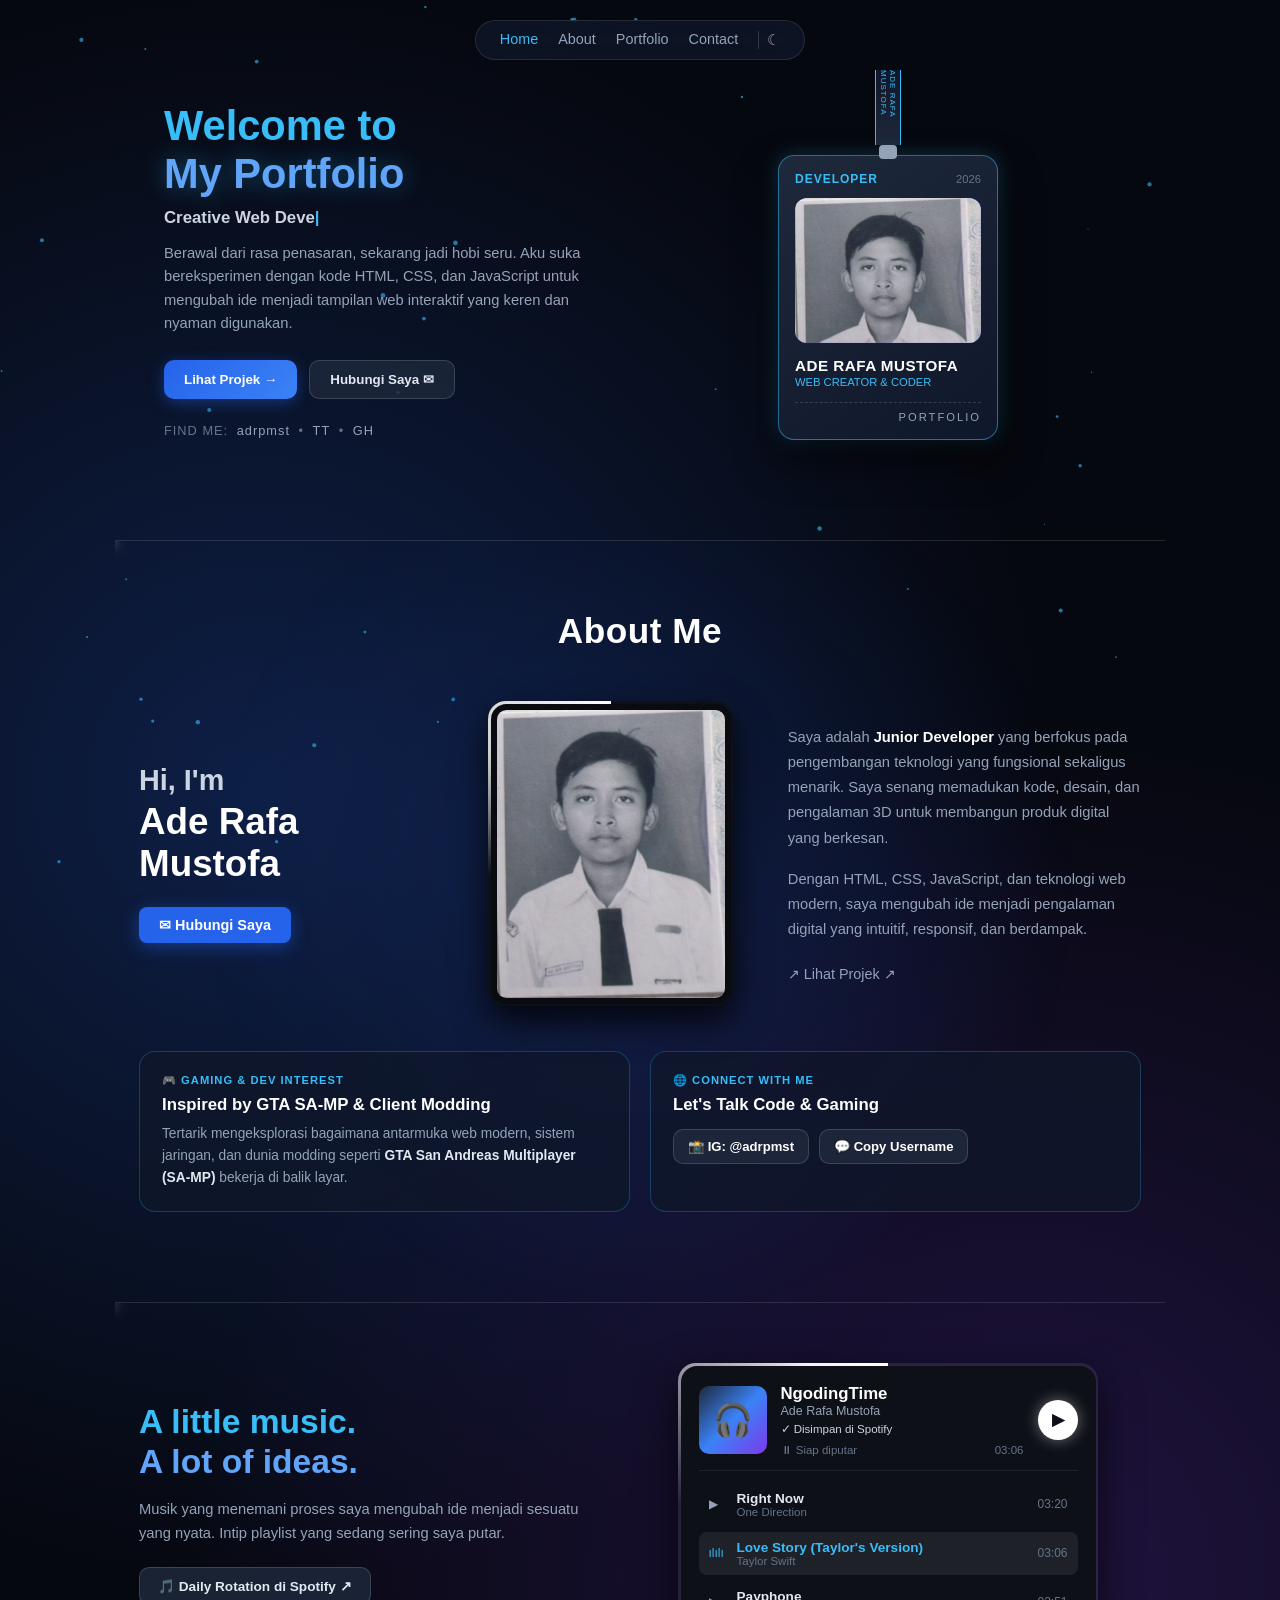
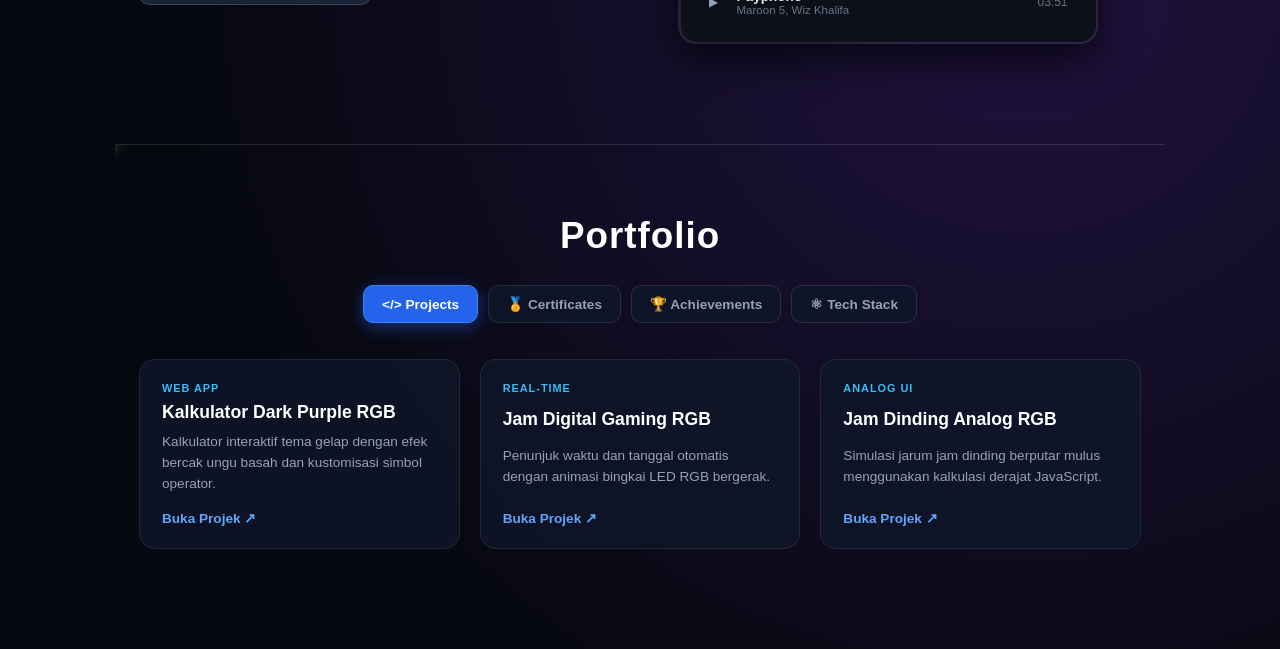
<file: index.html>
<!<!DOCTYPE html>
<html lang="id">
<head>
  <meta charset="UTF-8">
  <meta name="viewport" content="width=device-width, initial-scale=1.0">
  <title>Ade Rafa Mustofa | Portfolio</title>
  <link rel="stylesheet" href="portofolio.css">
</head>
<body>

  <!-- Latar belakang partikel bintang/cahaya -->
  <canvas id="particles"></canvas>

  <!-- Navbar melayang di atas -->
  <nav class="navbar">
    <a href="#home" class="active">Home</a>
    <a href="#about">About</a>
    <a href="#showcase">Portfolio</a>
    <a href="https://instagram.com" target="_blank">Contact</a>
    <span class="nav-icon" id="btnTema" onclick="gantiTema()" style="cursor:pointer;" title="Ganti Tema">☾</span>
  </nav>

  <!-- Konten Utama -->
  <main id="home" class="hero">

    <!-- Kolom Kiri: Teks Perkenalan -->
    <div class="hero-left">
      <h1 class="judul">Welcome to<br><span>My Portfolio</span></h1>
            <p class="subjudul"><span id="typingText"></span><span class="cursor-ketik">|</span></p>

      <p class="deskripsi">
        Berawal dari rasa penasaran, sekarang jadi hobi seru. Aku suka bereksperimen dengan kode HTML, CSS, dan JavaScript untuk mengubah ide menjadi tampilan web interaktif yang keren dan nyaman digunakan.
      </p>

      <div class="tombol-grup">
        <button class="btn-primary" onclick="bukaModal()">Lihat Projek →</button>
        <button class="btn-secondary" onclick="window.open('https://instagram.com', '_blank')">Hubungi Saya ✉</button>

      </div>

      <div class="sosmed">
        <span>FIND ME:</span>
          <a href="https://instagram.com" target="_blank">adrpmst</a> • 
  <a href="https://tiktok.com" target="_blank">TT</a> • 
  <a href="https://github.com" target="_blank">GH</a>
      </div>
    </div>

    <!-- Kolom Kanan: Kartu ID Card Lanyard 3D Interaktif -->
    <div class="hero-right">
      <div class="lanyard-container" id="lanyard">
        <div class="tali-lanyard"><span>ADE RAFA MUSTOFA</span></div>
        <div class="pengait"></div>
        <div class="id-card" id="idCard">
          <div class="card-top">
            <span class="badge">DEVELOPER</span>
            <span class="tahun">2026</span>
          </div>
          <div class="avatar-box">
            <!-- Ganti src di bawah dengan nama file fotomu kalau mau pakai foto asli -->
             <img src="foto.jpg" alt="Ade Rafa Mustofa" class="avatar-img">
          </div>
          <div class="card-info">
            <h3>ADE RAFA MUSTOFA</h3>
            <p>WEB CREATOR & CODER</p>
          </div>
          <div class="card-footer">PORTFOLIO</div>
        </div>
      </div>
    </div>
  </main>
  <section id="about" class="about-section">
    <h2 class="about-title">About Me</h2>

    <div class="about-container">
      <div class="about-col-left">
        <p class="hi-text">Hi, I'm</p>
        <h3 class="nama-besar">Ade Rafa<br>Mustofa</h3>
        <button class="btn-hubungi" onclick="window.open('https://instagram.com', '_blank')">
          ✉ Hubungi Saya
        </button>
      </div>

      <div class="about-col-center">
        <div class="foto-led-box">
        <img src="foto.jpg" alt="Ade Rafa Mustofa" class="foto-fade">
        </div>
        </div>

      <div class="about-col-right">
        <p>
          Saya adalah <strong>Junior Developer</strong> yang berfokus pada pengembangan teknologi yang fungsional sekaligus menarik. Saya senang memadukan kode, desain, dan pengalaman 3D untuk membangun produk digital yang berkesan.
        </p>
        <p>
          Dengan HTML, CSS, JavaScript, dan teknologi web modern, saya mengubah ide menjadi pengalaman digital yang intuitif, responsif, dan berdampak.
        </p>
        <a href="#projek" class="lihat-projek-link" onclick="bukaModal()">↗ Lihat Projek ↗</a>
      </div>
    </div> 
        <!-- Kartu Minat Gaming (GTA SA-MP) & Social Hub -->
    <div class="interest-hub">
      <div class="interest-card">
        <span class="interest-tag">🎮 GAMING & DEV INTEREST</span>
        <h4>Inspired by GTA SA-MP & Client Modding</h4>
        <p>
          Tertarik mengeksplorasi bagaimana antarmuka web modern, sistem jaringan, dan dunia modding seperti <strong>GTA San Andreas Multiplayer (SA-MP)</strong> bekerja di balik layar.
        </p>
      </div>

      <div class="social-hub-card">
        <span class="interest-tag">🌐 CONNECT WITH ME</span>
        <h4>Let's Talk Code & Gaming</h4>
        <div class="hub-buttons">
          <a href="https://instagram.com" target="_blank" class="hub-btn">📸 IG: @adrpmst</a>
          <button class="hub-btn" onclick="salinTeks('adrpmst')">💬 Copy Username</button>
        </div>
      </div>
    </div>

  </section>
  <!-- BAGIAN 3: MUSIC PLAYLIST (Scroll ke bawah) -->
  <section id="music" class="music-section">
    <div class="music-container">
      <!-- Kolom Kiri -->
      <div class="music-left">
        <h2 class="music-title">A little music.<br><span>A lot of ideas.</span></h2>
        <p class="music-desc">
          Musik yang menemani proses saya mengubah ide menjadi sesuatu yang nyata. Intip playlist yang sedang sering saya putar.
        </p>
        <a href="https://spotify.com" target="_blank" class="btn-spotify">
          🎵 Daily Rotation di Spotify ↗
        </a>
      </div>

      <!-- Kolom Kanan: Kotak Musik dengan LED Putih Berjalan -->
      <div class="music-right">
        <div class="music-led-box">
          <div class="music-card">
            <!-- Header Playlist -->
            <div class="playlist-top">
              <div class="cover-art">🎧</div>
              <div class="playlist-info">
                <h4>NgodingTime</h4>
                <p class="author">Ade Rafa Mustofa</p>
                <span class="saved-badge">✓ Disimpan di Spotify</span>
                <div class="player-controls">
                  <span id="statusText">⏸ Siap diputar</span>
                  <span id="durasiText">03:06</span>
                </div>
              </div>
              <button class="play-circle" id="btnPlayMain" onclick="togglePlay()">▶</button>
            </div>

            <!-- Daftar Lagu -->
            <div class="track-list">
              <div class="track-item" onclick="pilihLagu(this, 'Right Now', '03:20')">
                <div class="track-name">
                  <span class="play-icon">▶</span>
                  <div>
                    <strong>Right Now</strong>
                    <small>One Direction</small>
                  </div>
                </div>
                <span class="track-time">03:20</span>
              </div>

              <div class="track-item active" onclick="pilihLagu(this, 'Love Story (Taylor\'s Version)', '03:06')">
                <div class="track-name">
                  <span class="play-icon">ılılı</span>
                  <div>
                    <strong>Love Story (Taylor's Version)</strong>
                    <small>Taylor Swift</small>
                  </div>
                </div>
                <span class="track-time">03:06</span>
              </div>

              <div class="track-item" onclick="pilihLagu(this, 'Payphone', '03:51')">
                <div class="track-name">
                  <span class="play-icon">▶</span>
                  <div>
                    <strong>Payphone</strong>
                    <small>Maroon 5, Wiz Khalifa</small>
                  </div>
                </div>
                <span class="track-time">03:51</span>
              </div>
            </div>
          </div>
        </div>
      </div>
    </div>
  </section>
    <!-- BAGIAN 4: PORTFOLIO SHOWCASE (Tabs + Tech Stack + LED Putih Atas) -->
  <section id="showcase" class="showcase-section">
    <h2 class="showcase-title">Portfolio</h2>

    <!-- Tombol Tab Navigasi -->
    <div class="showcase-tabs">
      <button class="tab-btn active" onclick="gantiTab('projects', this)">&lt;/&gt; Projects</button>
      <button class="tab-btn" onclick="gantiTab('certificates', this)">🏅 Certificates</button>
      <button class="tab-btn" onclick="gantiTab('achievements', this)">🏆 Achievements</button>
      <button class="tab-btn" onclick="gantiTab('tech', this)">⚛ Tech Stack</button>
    </div>

    <!-- ISI TAB 1: PROJECTS (Karya Kamu) -->
    <div id="tab-projects" class="tab-content active">
      <div class="projects-grid">
        <a href="kalkulator.html" class="project-card">
          <div class="project-badge">WEB APP</div>
          <h3>Kalkulator Dark Purple RGB</h3>
          <p>Kalkulator interaktif tema gelap dengan efek bercak ungu basah dan kustomisasi simbol operator.</p>
          <span class="project-link">Buka Projek ↗</span>
        </a>

        <a href="jam.html" class="project-card">
          <div class="project-badge">REAL-TIME</div>
          <h3>Jam Digital Gaming RGB</h3>
          <p>Penunjuk waktu dan tanggal otomatis dengan animasi bingkai LED RGB bergerak.</p>
          <span class="project-link">Buka Projek ↗</span>
        </a>

        <a href="dinding.html" class="project-card">
          <div class="project-badge">ANALOG UI</div>
          <h3>Jam Dinding Analog RGB</h3>
          <p>Simulasi jarum jam dinding berputar mulus menggunakan kalkulasi derajat JavaScript.</p>
          <span class="project-link">Buka Projek ↗</span>
        </a>
      </div>
    </div>

    <!-- ISI TAB 2: CERTIFICATES -->
    <div id="tab-certificates" class="tab-content">
      <div class="empty-tab">
        <p>🏅 Sertifikat pembelajaran Web Development & Coding akan ditampilkan di sini.</p>
      </div>
    </div>

    <!-- ISI TAB 3: ACHIEVEMENTS -->
    <div id="tab-achievements" class="tab-content">
      <div class="empty-tab">
        <p>🏆 Berhasil membangun 3 aplikasi web interaktif & website portofolio 3D pertama di tahun 2026.</p>
      </div>
    </div>

    <!-- ISI TAB 4: TECH STACK (Kotak-kotak seperti di gambar) -->
    <div id="tab-tech" class="tab-content">
      <div class="tech-grid">
        <div class="tech-card"><span class="tech-icon" style="color:#f7df1e;">JS</span><p>JavaScript</p></div>
        <div class="tech-card"><span class="tech-icon" style="color:#e34f26;">5</span><p>HTML5</p></div>
        <div class="tech-card"><span class="tech-icon" style="color:#1572b6;">3</span><p>CSS3</p></div>
        <div class="tech-card"><span class="tech-icon" style="color:#61dafb;">⚛</span><p>React</p></div>
        <div class="tech-card"><span class="tech-icon" style="color:#3776ab;">🐍</span><p>Python</p></div>
        <div class="tech-card"><span class="tech-icon" style="color:#f05032;">⎇</span><p>Git</p></div>
        <div class="tech-card"><span class="tech-icon" style="color:#ffffff;">🐱</span><p>GitHub</p></div>
        <div class="tech-card"><span class="tech-icon" style="color:#38bdf8;">⚡</span><p>UI/UX</p></div>
      </div>
    </div>
  </section>


  <!-- Pop-up Daftar Projek Kamu -->
  <div class="modal" id="modalProjek">
    <div class="modal-content">
      <span class="close" onclick="tutupModal()">&times;</span>
      <h2>Projek Karya Saya</h2>
      <p class="modal-sub">Klik salah satu projek untuk membukanya:</p>
      <div class="projek-list">
        <a href="kalkulator.html" class="projek-item">
          <strong>1. Kalkulator Dark Purple RGB</strong>
          <span>HTML • CSS • JavaScript</span>
        </a>
        <a href="jam.html" class="projek-item">
          <strong>2. Jam Digital Gaming RGB</strong>
          <span>Real-time Clock • CSS Animation</span>
        </a>
        <a href="dinding.html" class="projek-item">
          <strong>3. Jam Dinding Analog RGB</strong>
          <span>JS Transform • Dynamic UI</span>
        </a>
      </div>
    </div>
  </div>

  <script src="portofolio.js"></script>
</body>
</html>
</file>
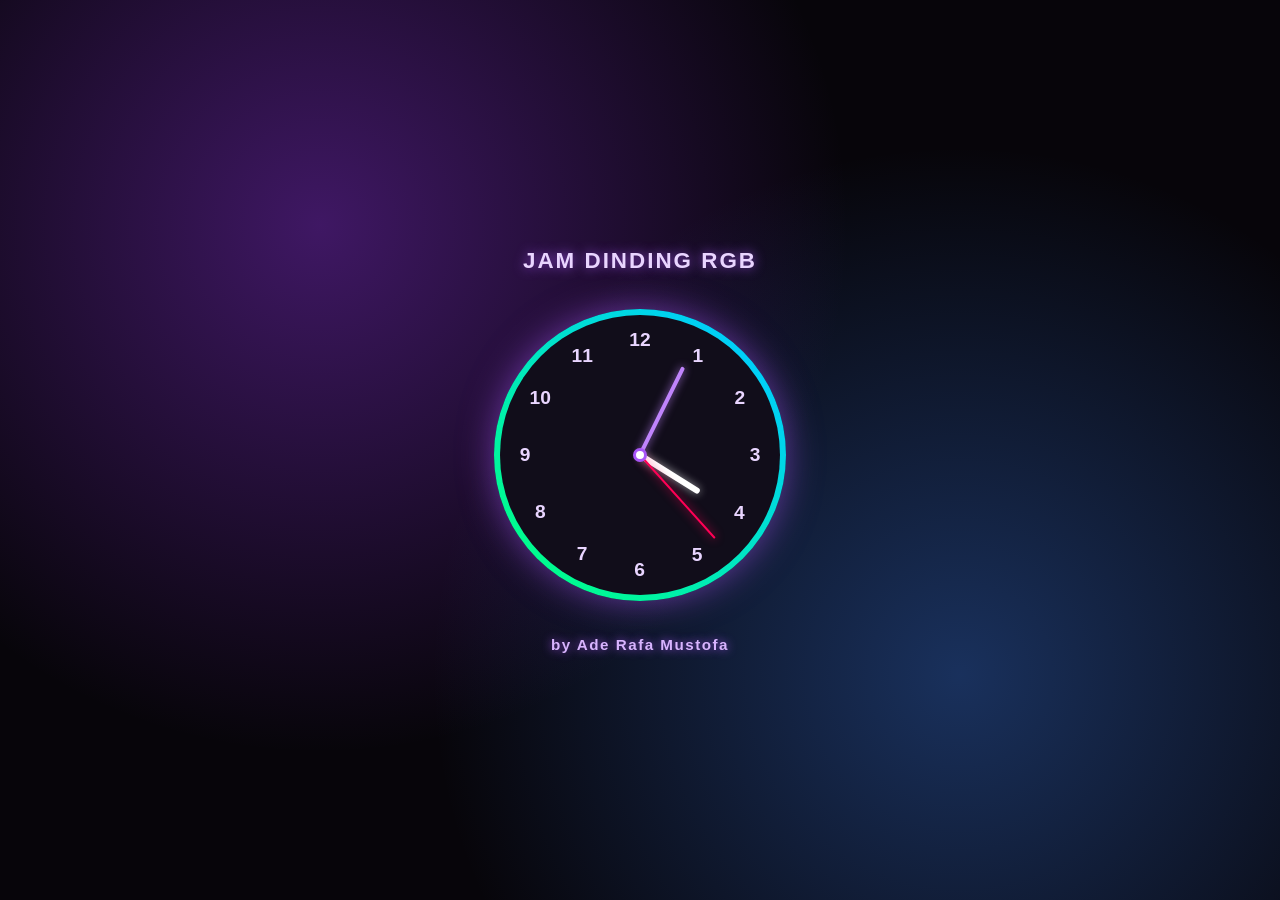
<file: dinding.html>
<!DOCTYPE html>
<html lang="id">
<head>
  <meta charset="UTF-8">
  <meta name="viewport" content="width=device-width, initial-scale=1.0">
  <title>Jam Dinding RGB</title>
  <link rel="stylesheet" href="dinding.css">
</head>
<body>

  <h1 class="judul">JAM DINDING RGB</h1>

  <div class="rgb-ring">
    <div class="clock-face">
      <!-- Angka 1 sampai 12 -->
      <div class="number" style="--n:1"><span>1</span></div>
      <div class="number" style="--n:2"><span>2</span></div>
      <div class="number" style="--n:3"><span>3</span></div>
      <div class="number" style="--n:4"><span>4</span></div>
      <div class="number" style="--n:5"><span>5</span></div>
      <div class="number" style="--n:6"><span>6</span></div>
      <div class="number" style="--n:7"><span>7</span></div>
      <div class="number" style="--n:8"><span>8</span></div>
      <div class="number" style="--n:9"><span>9</span></div>
      <div class="number" style="--n:10"><span>10</span></div>
      <div class="number" style="--n:11"><span>11</span></div>
      <div class="number" style="--n:12"><span>12</span></div>

      <!-- Tiga jarum jam -->
      <div class="hand hour" id="jarum-jam"></div>
      <div class="hand minute" id="jarum-menit"></div>
      <div class="hand second" id="jarum-detik"></div>
      <div class="center-dot"></div>
    </div>
  </div>

  <p class="credit">by Ade Rafa Mustofa</p>

  <script src="dinding.js"></script>
</body>
</html>
</file>
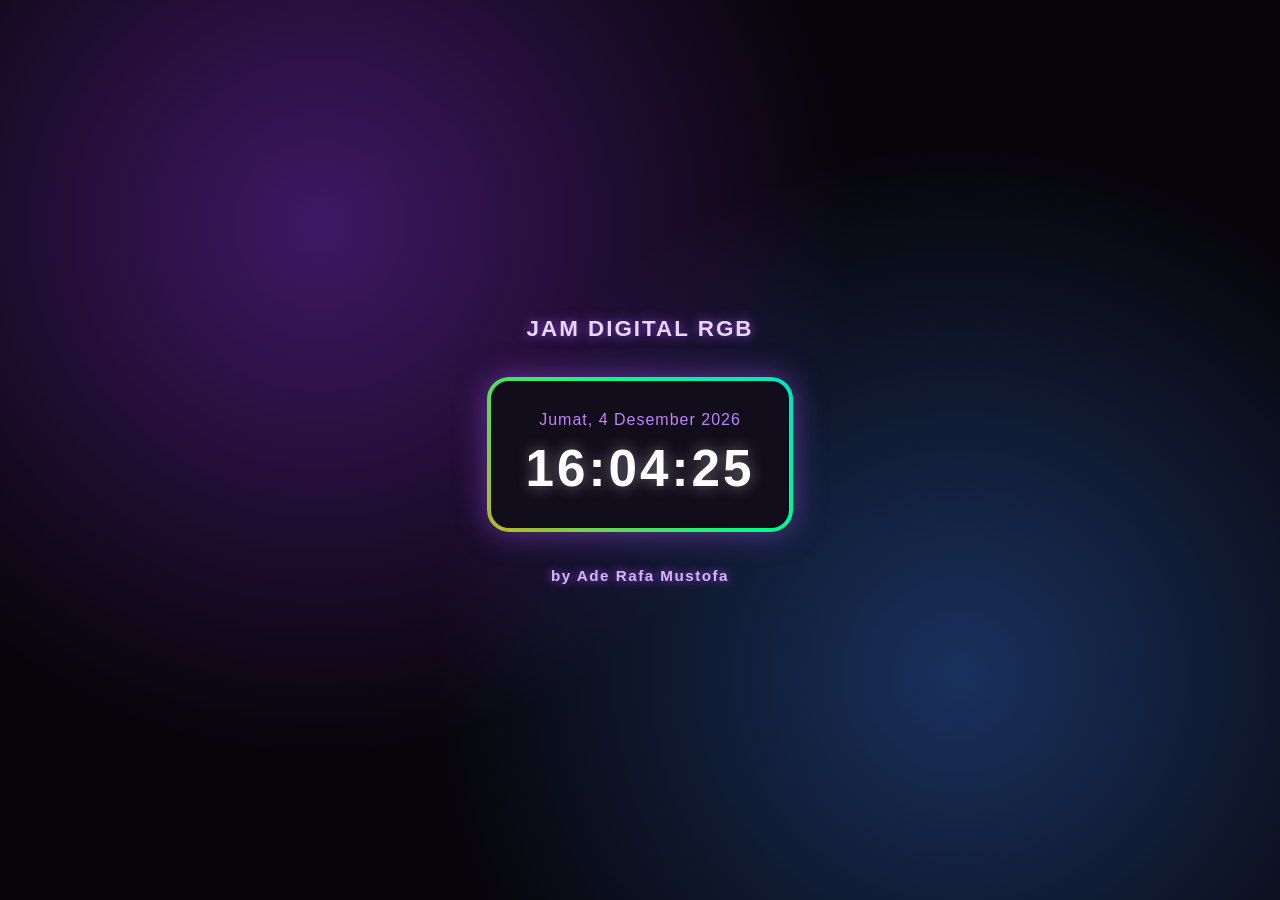
<file: jam.html>
<!DOCTYPE html>
<html lang="id">
<head>
  <meta charset="UTF-8">
  <meta name="viewport" content="width=device-width, initial-scale=1.0">
  <title>Jam Digital RGB</title>
  <link rel="stylesheet" href="jam.css">
</head>
<body>

  <h1 class="judul">JAM DIGITAL RGB</h1>

  <div class="rgb-box">
    <div class="clock-card">
      <div id="tanggal">Memuat tanggal...</div>
      <div id="jam">00:00:00</div>
    </div>
  </div>

  <p class="credit">by Ade Rafa Mustofa</p>

  <script src="jam.js"></script>
</body>
</html>
</file>
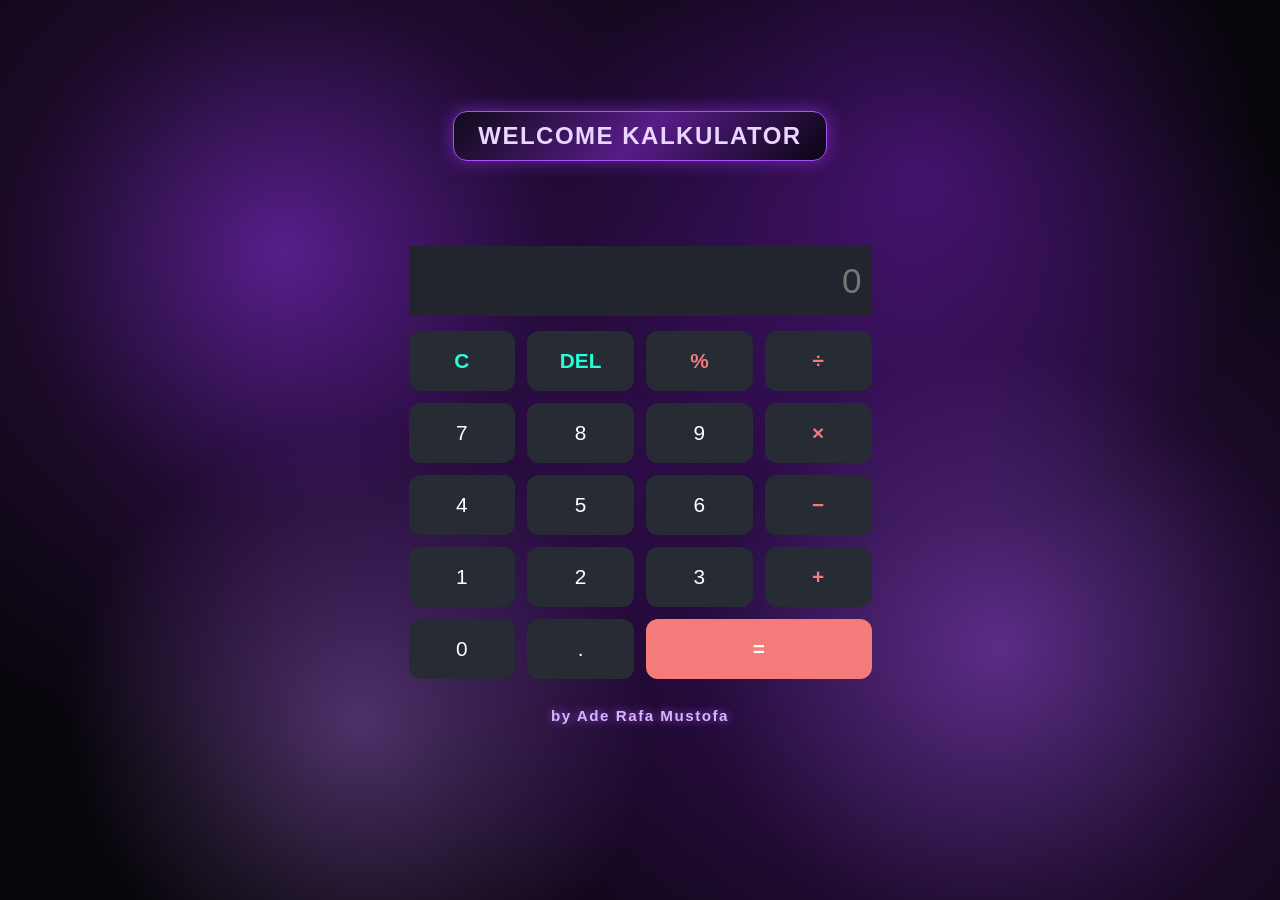
<file: kalkulator.html>
<!DOCTYPE html>
<html lang="id">
<head>
  <meta charset="UTF-8">
  <meta name="viewport" content="width=device-width, initial-scale=1.0">
  <title>Kalkulator Sederhana</title>
  <link rel="stylesheet" href="style.css">
</head>
<body>
<h1 class="title">Welcome Kalkulator</h1>
  <div class="calculator">
    <input type="text" id="display" readonly placeholder="0">
    <div class="buttons">
      <button class="clear" onclick="clearDisplay()">C</button>
      <button class="clear" onclick="deleteLast()">DEL</button>
      <button class="operator" onclick="appendValue('%')">%</button>
      <button class="operator" onclick="appendValue('/')">÷</button>

      <button onclick="appendValue('7')">7</button>
      <button onclick="appendValue('8')">8</button>
      <button onclick="appendValue('9')">9</button>
      <button class="operator" onclick="appendValue('×')">×</button>


      <button onclick="appendValue('4')">4</button>
      <button onclick="appendValue('5')">5</button>
      <button onclick="appendValue('6')">6</button>
      <button class="operator" onclick="appendValue('-')">−</button>

      <button onclick="appendValue('1')">1</button>
      <button onclick="appendValue('2')">2</button>
      <button onclick="appendValue('3')">3</button>
      <button class="operator" onclick="appendValue('+')">+</button>

      <button onclick="appendValue('0')">0</button>
      <button onclick="appendValue('.')">.</button>
      <button class="equal" onclick="calculate()">=</button>
    </div>
  
  </div>
<p class="credit">by Ade Rafa Mustofa</p>
  <script src="script.js"></script>
</body>
</html>
</file>
<file: portofolio.css>
* {
  box-sizing: border-box;
  margin: 0;
  padding: 0;
  font-family: 'Segoe UI', Tahoma, Geneva, Verdana, sans-serif;
}

body {
  background-color: #06080f;
  background-image: 
    radial-gradient(circle at 20% 35%, rgba(37, 99, 235, 0.25) 0%, transparent 45%),
    radial-gradient(circle at 80% 70%, rgba(124, 58, 237, 0.22) 0%, transparent 45%);
  color: #ffffff;
  min-height: 100vh;
  overflow-x: hidden;
  position: relative;
}

#particles {
  position: fixed;
  top: 0;
  left: 0;
  width: 100%;
  height: 100%;
  z-index: 0;
  pointer-events: none;
}

/* Navbar melayang */
.navbar {
  position: relative;
  z-index: 10;
  display: flex;
  justify-content: center;
  gap: 20px;
  background: rgba(15, 23, 42, 0.75);
  backdrop-filter: blur(10px);
  border: 1px solid rgba(255, 255, 255, 0.1);
  width: fit-content;
  margin: 20px auto;
  padding: 10px 24px;
  border-radius: 30px;
}

.navbar a {
  color: #94a3b8;
  text-decoration: none;
  font-size: 0.9rem;
  font-weight: 500;
  transition: 0.2s;
}

.navbar a.active, .navbar a:hover {
  color: #38bdf8;
}

/* Layout Utama */
.hero {
  position: relative;
  z-index: 5;
  max-width: 1000px;
  margin: 0 auto;
  padding: 20px 24px 60px;
  display: flex;
  flex-wrap: wrap;
  align-items: center;
  justify-content: space-between;
  gap: 40px;
}

.hero-left {
  flex: 1;
  min-width: 290px;
}

.judul {
  font-size: 2.6rem;
  line-height: 1.15;
  color: #38bdf8;
  margin-bottom: 10px;
}

.judul span {
  color: #60a5fa;
  text-shadow: 0 0 25px rgba(56, 189, 248, 0.4);
}

.subjudul {
  font-size: 1.05rem;
  color: #cbd5e1;
  font-weight: 600;
  margin-bottom: 14px;
}

.deskripsi {
  font-size: 0.92rem;
  line-height: 1.6;
  color: #94a3b8;
  margin-bottom: 24px;
}

.tombol-grup {
  display: flex;
  gap: 12px;
  margin-bottom: 24px;
}

.btn-primary {
  background: linear-gradient(135deg, #2563eb, #3b82f6);
  color: #fff;
  border: none;
  padding: 11px 20px;
  border-radius: 10px;
  font-weight: 600;
  cursor: pointer;
  box-shadow: 0 4px 15px rgba(37, 99, 235, 0.4);
}

.btn-secondary {
  background: rgba(30, 41, 59, 0.8);
  color: #e2e8f0;
  border: 1px solid rgba(255, 255, 255, 0.15);
  padding: 11px 20px;
  border-radius: 10px;
  font-weight: 600;
  cursor: pointer;
}

.sosmed {
  font-size: 0.8rem;
  color: #64748b;
  letter-spacing: 1px;
}

.sosmed a {
  color: #94a3b8;
  text-decoration: none;
  margin: 0 4px;
}

/* ID Card Lanyard 3D */
.hero-right {
  flex: 1;
  min-width: 280px;
  display: flex;
  justify-content: center;
  perspective: 1000px;
}

.lanyard-container {
  display: flex;
  flex-direction: column;
  align-items: center;
  transform-origin: top center;
  animation: ayunHalus 4s ease-in-out infinite;
  cursor: grab;
}

@keyframes ayunHalus {
  0%, 100% { transform: rotate(-2deg); }
  50% { transform: rotate(2deg); }
}

.tali-lanyard {
  width: 26px;
  height: 75px;
  background: linear-gradient(180deg, #0f172a, #1e293b);
  border-left: 1px solid #38bdf8;
  border-right: 1px solid #38bdf8;
  display: flex;
  align-items: center;
  justify-content: center;
  margin-top: -30px;
}

.tali-lanyard span {
  writing-mode: vertical-rl;
  font-size: 0.5rem;
  letter-spacing: 1px;
  color: #38bdf8;
}

.pengait {
  width: 18px;
  height: 14px;
  background: #94a3b8;
  border-radius: 4px;
  margin-bottom: -4px;
  z-index: 2;
}

.id-card {
  width: 220px;
  background: linear-gradient(145deg, #1e293b, #0f172a);
  border: 1.5px solid rgba(56, 189, 248, 0.5);
  border-radius: 16px;
  padding: 16px;
  box-shadow: 0 20px 40px rgba(0, 0, 0, 0.6), 0 0 20px rgba(56, 189, 248, 0.25);
  transition: transform 0.1s ease-out;
  transform-style: preserve-3d;
}

.card-top {
  display: flex;
  justify-content: space-between;
  align-items: center;
  margin-bottom: 12px;
}

.badge {
  font-size: 0.75rem;
  font-weight: 800;
  letter-spacing: 1px;
  color: #38bdf8;
}

.tahun {
  font-size: 0.7rem;
  color: #64748b;
}

.avatar-box {
  width: 100%;
  height: 145px;
  background: linear-gradient(135deg, #2563eb, #7c3aed);
  border-radius: 12px;
  overflow: hidden;
  display: flex;
  justify-content: center;
  align-items: center;
  margin-bottom: 14px;
}

.avatar-placeholder {
  font-size: 3rem;
  font-weight: bold;
  color: #ffffff;
  text-shadow: 0 4px 10px rgba(0,0,0,0.3);
}

.card-info h3 {
  font-size: 0.95rem;
  color: #ffffff;
  letter-spacing: 0.5px;
}

.card-info p {
  font-size: 0.7rem;
  color: #38bdf8;
  margin-top: 2px;
}

.card-footer {
  margin-top: 14px;
  padding-top: 8px;
  border-top: 1px dashed rgba(255, 255, 255, 0.15);
  font-size: 0.7rem;
  letter-spacing: 2px;
  color: #94a3b8;
  text-align: right;
}

/* Modal Daftar Projek */
.modal {
  display: none;
  position: fixed;
  z-index: 50;
  inset: 0;
  background: rgba(0, 0, 0, 0.8);
  backdrop-filter: blur(6px);
  justify-content: center;
  align-items: center;
  padding: 20px;
}

.modal-content {
  background: #0f172a;
  border: 1px solid #38bdf8;
  border-radius: 18px;
  padding: 24px;
  width: 100%;
  max-width: 380px;
  position: relative;
}

.close {
  position: absolute;
  top: 14px;
  right: 18px;
  font-size: 1.5rem;
  cursor: pointer;
  color: #94a3b8;
}

.modal-sub {
  font-size: 0.85rem;
  color: #94a3b8;
  margin: 6px 0 16px;
}

.projek-list {
  display: flex;
  flex-direction: column;
  gap: 10px;
}

.projek-item {
  display: flex;
  flex-direction: column;
  padding: 12px;
  background: #1e293b;
  border-radius: 10px;
  text-decoration: none;
  color: #fff;
  border: 1px solid transparent;
  transition: 0.2s;
}

.projek-item:hover {
  border-color: #38bdf8;
}

.projek-item span {
  font-size: 0.75rem;
  color: #38bdf8;
  margin-top: 4px;
}


.avatar-img {
  width: 100%;
  height: 100%;
  object-fit: cover;
  object-position: top;
}

html {
  scroll-behavior: smooth;
}

.navbar {
  position: sticky;
  top: 16px;
  z-index: 30;
}

.nav-icon {
  color: #94a3b8;
  font-size: 0.95rem;
  padding-left: 8px;
  border-left: 1px solid rgba(255, 255, 255, 0.15);
}

.about-section {
  position: relative;
  z-index: 5;
  max-width: 1050px;
  margin: 40px auto 0;
  padding: 70px 24px 90px;
  background: radial-gradient(circle at 50% 45%, rgba(30, 58, 138, 0.25) 0%, transparent 65%);
}

.about-title {
  text-align: center;
  font-size: 2.2rem;
  font-weight: 700;
  color: #ffffff;
  margin-bottom: 50px;
  letter-spacing: 0.5px;
}

.about-container {
  display: flex;
  flex-wrap: wrap;
  align-items: center;
  justify-content: space-between;
  gap: 30px;
}

.about-col-left {
  flex: 1;
  min-width: 240px;
}

.hi-text {
  font-size: 1.8rem;
  font-weight: 600;
  color: #cbd5e1;
  margin-bottom: 4px;
}

.nama-besar {
  font-size: 2.3rem;
  font-weight: 800;
  line-height: 1.15;
  color: #ffffff;
  margin-bottom: 22px;
}

.btn-hubungi {
  background: #2563eb;
  color: #ffffff;
  border: none;
  padding: 10px 20px;
  border-radius: 8px;
  font-size: 0.9rem;
  font-weight: 600;
  cursor: pointer;
  box-shadow: 0 4px 18px rgba(37, 99, 235, 0.45);
}

.about-col-center {
  flex: 1;
  min-width: 230px;
  display: flex;
  justify-content: center;
}

.foto-fade {
  width: 230px;
  height: 290px;
  object-fit: cover;
  object-position: top;
  border-radius: 14px;
  -webkit-mask-image: linear-gradient(to bottom, black 60%, transparent 100%);
  mask-image: linear-gradient(to bottom, black 60%, transparent 100%);
}

.about-col-right {
  flex: 1.2;
  min-width: 260px;
}

.about-col-right p {
  font-size: 0.92rem;
  line-height: 1.7;
  color: #94a3b8;
  margin-bottom: 16px;
}

.about-col-right strong {
  color: #ffffff;
  font-weight: 700;
}

.lihat-projek-link {
  display: inline-block;
  margin-top: 8px;
  color: #94a3b8;
  text-decoration: none;
  font-size: 0.9rem;
  font-weight: 500;
}

/* BAGIAN 3: MUSIC SECTION */
.music-section {
  position: relative;
  z-index: 5;
  max-width: 1050px;
  margin: 0 auto;
  padding: 60px 24px 100px;
  border-top: 1px solid rgba(255, 255, 255, 0.08);
}

.music-container {
  display: flex;
  flex-wrap: wrap;
  align-items: center;
  justify-content: space-between;
  gap: 36px;
}

.music-left {
  flex: 1;
  min-width: 260px;
}

.music-title {
  font-size: 2.1rem;
  font-weight: 800;
  line-height: 1.2;
  color: #38bdf8;
  margin-bottom: 14px;
}

.music-title span {
  color: #60a5fa;
}

.music-desc {
  font-size: 0.92rem;
  line-height: 1.65;
  color: #94a3b8;
  margin-bottom: 22px;
}

.btn-spotify {
  display: inline-block;
  background: rgba(30, 41, 59, 0.85);
  color: #e2e8f0;
  text-decoration: none;
  padding: 10px 18px;
  border-radius: 10px;
  font-size: 0.85rem;
  font-weight: 600;
  border: 1px solid rgba(255, 255, 255, 0.15);
  transition: 0.2s;
}

.btn-spotify:hover {
  border-color: #38bdf8;
  color: #38bdf8;
}

/* Kotak Musik + Efek LED Putih Terus Berjalan */
.music-right {
  flex: 1.1;
  min-width: 290px;
  display: flex;
  justify-content: center;
}

.music-led-box {
  position: relative;
  width: 100%;
  max-width: 420px;
  padding: 2.5px;
  border-radius: 18px;
  overflow: hidden;
  background: rgba(255, 255, 255, 0.08);
  box-shadow: 0 15px 40px rgba(0, 0, 0, 0.7);
}

/* Cahaya LED Putih berputar mengelilingi pinggiran kotak */
.music-led-box::before {
  content: "";
  position: absolute;
  top: -50%;
  left: -50%;
  width: 200%;
  height: 200%;
  background: conic-gradient(
    transparent 0deg,
    transparent 270deg,
    rgba(255, 255, 255, 0.95) 330deg,
    #ffffff 360deg
  );
  animation: ledPutihJalan 3.5s linear infinite;
}

@keyframes ledPutihJalan {
  0% { transform: rotate(0deg); }
  100% { transform: rotate(360deg); }
}

.music-card {
  position: relative;
  z-index: 2;
  background: #0d1017;
  border-radius: 16px;
  padding: 18px;
}

.playlist-top {
  display: flex;
  align-items: center;
  gap: 14px;
  padding-bottom: 14px;
  border-bottom: 1px solid rgba(255, 255, 255, 0.08);
  margin-bottom: 12px;
}

.cover-art {
  width: 68px;
  height: 68px;
  border-radius: 10px;
  background: linear-gradient(135deg, #1e293b, #3b82f6, #7c3aed);
  display: flex;
  align-items: center;
  justify-content: center;
  font-size: 2rem;
  flex-shrink: 0;
}

.playlist-info {
  flex: 1;
}

.playlist-info h4 {
  font-size: 1.05rem;
  color: #ffffff;
}

.playlist-info .author {
  font-size: 0.78rem;
  color: #94a3b8;
}

.saved-badge {
  display: inline-block;
  font-size: 0.72rem;
  color: #cbd5e1;
  margin: 4px 0;
}

.player-controls {
  display: flex;
  justify-content: space-between;
  font-size: 0.72rem;
  color: #64748b;
  margin-top: 4px;
}

.play-circle {
  width: 40px;
  height: 40px;
  border-radius: 50%;
  border: none;
  background: #ffffff;
  color: #0d1017;
  font-size: 1rem;
  font-weight: bold;
  cursor: pointer;
  flex-shrink: 0;
  box-shadow: 0 0 15px rgba(255, 255, 255, 0.4);
}

.track-list {
  display: flex;
  flex-direction: column;
  gap: 6px;
}

.track-item {
  display: flex;
  justify-content: space-between;
  align-items: center;
  padding: 8px 10px;
  border-radius: 8px;
  cursor: pointer;
  transition: 0.2s;
}

.track-item:hover, .track-item.active {
  background: rgba(255, 255, 255, 0.07);
}

.track-name {
  display: flex;
  align-items: center;
  gap: 10px;
}

.play-icon {
  font-size: 0.75rem;
  color: #94a3b8;
  width: 18px;
}

.track-item.active .play-icon,
.track-item.active strong {
  color: #38bdf8;
}

.track-name strong {
  display: block;
  font-size: 0.85rem;
  color: #e2e8f0;
}

.track-name small {
  font-size: 0.72rem;
  color: #64748b;
}

.track-time {
  font-size: 0.75rem;
  color: #64748b;
}

/* Garis LED Putih Meluncur di Atas About Me & Music */
.about-section,
.music-section {
  position: relative;
  overflow: hidden;
  border-top: 1px solid rgba(255, 255, 255, 0.12);
}

.about-section::before,
.music-section::before {
  content: "";
  position: absolute;
  top: 0;
  left: -40%;
  width: 40%;
  height: 2px;
  background: linear-gradient(90deg, transparent, #ffffff, transparent);
  box-shadow: 0 0 12px #ffffff, 0 0 20px rgba(255, 255, 255, 0.8);
  animation: garisLedJalan 3s linear infinite;
}

@keyframes garisLedJalan {
  0% { left: -40%; }
  100% { left: 100%; }
}

/* Bingkai Bertingkat: Foto -> Garis Hitam -> LED Putih Jalan di Luar */
.foto-led-box {
  position: relative;
  width: 245px;
  height: 305px;
  padding: 2.5px; /* Ketebalan garis LED putih paling luar */
  border-radius: 18px;
  overflow: hidden;
  background: #0d1017; /* Jalur dasar LED warna hitam gelap */
  box-shadow: 0 15px 35px rgba(0, 0, 0, 0.8);
  display: flex;
  justify-content: center;
  align-items: center;
}

/* Cahaya LED Putih yang muter di jalur paling luar */
.foto-led-box::before {
  content: "";
  position: absolute;
  top: -50%;
  left: -50%;
  width: 200%;
  height: 200%;
  background: conic-gradient(
    transparent 0deg,
    transparent 260deg,
    rgba(255, 255, 255, 0.8) 310deg,
    #ffffff 360deg
  );
  animation: ledPutihJalan 3s linear infinite;
}

/* Lapisan Garis Bingkai Hitam di antara LED Putih dan Foto */
.foto-led-box .foto-fade {
  position: relative;
  z-index: 2;
  width: 100%;
  height: 100%;
  border-radius: 15.5px;
  border: 6px solid #090b10; /* Garis bingkai hitam pekat pembatas foto */
  background-color: #090b10;
  -webkit-mask-image: none;
  mask-image: none;
}

/* Balon teks lucu saat ID Card disentuh/ditarik */
.id-card {
  position: relative;
  user-select: none;
  touch-action: none;
}

.balon-id {
  position: absolute;
  top: -38px;
  left: 50%;
  transform: translateX(-50%) scale(0.7);
  background: #ffffff;
  color: #0f172a;
  font-size: 0.72rem;
  font-weight: 800;
  padding: 6px 12px;
  border-radius: 20px;
  white-space: nowrap;
  box-shadow: 0 6px 18px rgba(56, 189, 248, 0.55);
  opacity: 0;
  pointer-events: none;
  transition: all 0.25s cubic-bezier(0.34, 1.56, 0.64, 1);
  z-index: 20;
}

.balon-id.muncul {
  opacity: 1;
  transform: translateX(-50%) scale(1);
}

/* BAGIAN 4: PORTFOLIO SHOWCASE + GARIS LED PUTIH ATAS */
.showcase-section {
  position: relative;
  overflow: hidden;
  z-index: 5;
  max-width: 1050px;
  margin: 0 auto;
  padding: 70px 24px 100px;
  border-top: 1px solid rgba(255, 255, 255, 0.12);
}

.showcase-section::before {
  content: "";
  position: absolute;
  top: 0;
  left: -40%;
  width: 40%;
  height: 2px;
  background: linear-gradient(90deg, transparent, #ffffff, transparent);
  box-shadow: 0 0 12px #ffffff, 0 0 20px rgba(255, 255, 255, 0.8);
  animation: garisLedJalan 3s linear infinite;
}

.showcase-title {
  text-align: center;
  font-size: 2.3rem;
  font-weight: 800;
  color: #ffffff;
  margin-bottom: 28px;
  letter-spacing: 1px;
}

/* Bar Tombol Tab */
.showcase-tabs {
  display: flex;
  flex-wrap: wrap;
  justify-content: center;
  gap: 10px;
  margin-bottom: 36px;
}

.tab-btn {
  background: rgba(15, 23, 42, 0.75);
  color: #94a3b8;
  border: 1px solid rgba(255, 255, 255, 0.1);
  padding: 10px 18px;
  border-radius: 10px;
  font-size: 0.85rem;
  font-weight: 600;
  cursor: pointer;
  transition: 0.25s;
}

.tab-btn:hover {
  color: #ffffff;
  border-color: rgba(56, 189, 248, 0.5);
}

.tab-btn.active {
  background: #2563eb;
  color: #ffffff;
  border-color: #3b82f6;
  box-shadow: 0 4px 16px rgba(37, 99, 235, 0.45);
}

/* Konten Tab */
.tab-content {
  display: none;
}

.tab-content.active {
  display: block;
  animation: munculHalus 0.35s ease;
}

@keyframes munculHalus {
  from { opacity: 0; transform: translateY(8px); }
  to { opacity: 1; transform: translateY(0); }
}

/* Grid Kartu Projects */
.projects-grid {
  display: grid;
  grid-template-columns: repeat(auto-fit, minmax(260px, 1fr));
  gap: 20px;
}

.project-card {
  background: rgba(15, 23, 42, 0.8);
  border: 1px solid rgba(255, 255, 255, 0.08);
  border-radius: 16px;
  padding: 22px;
  text-decoration: none;
  color: #ffffff;
  transition: 0.25s;
  display: flex;
  flex-direction: column;
  justify-content: space-between;
}

.project-card:hover {
  border-color: #38bdf8;
  transform: translateY(-4px);
  box-shadow: 0 12px 28px rgba(37, 99, 235, 0.25);
}

.project-badge {
  font-size: 0.68rem;
  font-weight: 800;
  color: #38bdf8;
  letter-spacing: 1px;
  margin-bottom: 8px;
}

.project-card h3 {
  font-size: 1.1rem;
  margin-bottom: 8px;
}

.project-card p {
  font-size: 0.85rem;
  line-height: 1.55;
  color: #94a3b8;
  margin-bottom: 16px;
}

.project-link {
  font-size: 0.85rem;
  font-weight: 600;
  color: #60a5fa;
}

/* Grid Kotak Tech Stack (Persis seperti di gambar) */
.tech-grid {
  display: grid;
  grid-template-columns: repeat(auto-fit, minmax(115px, 1fr));
  gap: 16px;
}

.tech-card {
  background: rgba(15, 23, 42, 0.85);
  border: 1px solid rgba(255, 255, 255, 0.08);
  border-radius: 14px;
  padding: 22px 12px;
  text-align: center;
  transition: 0.25s;
}

.tech-card:hover {
  border-color: #38bdf8;
  transform: translateY(-3px);
  box-shadow: 0 8px 20px rgba(56, 189, 248, 0.2);
}

.tech-icon {
  display: block;
  font-size: 2rem;
  font-weight: 900;
  margin-bottom: 10px;
}

.tech-card p {
  font-size: 0.82rem;
  color: #cbd5e1;
  font-weight: 500;
}

.empty-tab {
  background: rgba(15, 23, 42, 0.7);
  border: 1px dashed rgba(255, 255, 255, 0.15);
  border-radius: 14px;
  padding: 36px 20px;
  text-align: center;
  color: #94a3b8;
  font-size: 0.92rem;
}

/* TEMA KEDUA: UNGU & HITAM (Aktif saat ikon bulan diklik) */
body.tema-ungu {
  background-color: #07040d;
  background-image: 
    radial-gradient(circle at 20% 25%, rgba(147, 51, 234, 0.35) 0%, transparent 45%),
    radial-gradient(circle at 80% 55%, rgba(192, 132, 252, 0.25) 0%, transparent 45%),
    radial-gradient(circle at 30% 85%, rgba(126, 34, 206, 0.25) 0%, transparent 45%);
}

body.tema-ungu .navbar a.active,
body.tema-ungu .navbar a:hover,
body.tema-ungu .judul,
body.tema-ungu .badge,
body.tema-ungu .card-info p,
body.tema-ungu .tali-lanyard span,
body.tema-ungu .music-title,
body.tema-ungu .track-item.active .play-icon,
body.tema-ungu .track-item.active strong,
body.tema-ungu .project-badge,
body.tema-ungu .project-link {
  color: #c084fc !important;
}

body.tema-ungu .judul span,
body.tema-ungu .music-title span {
  color: #e879f9 !important;
  text-shadow: 0 0 25px rgba(192, 132, 252, 0.5);
}

body.tema-ungu .btn-primary,
body.tema-ungu .btn-hubungi,
body.tema-ungu .tab-btn.active {
  background: linear-gradient(135deg, #7e22ce, #a855f7) !important;
  border-color: #c084fc !important;
  box-shadow: 0 4px 18px rgba(168, 85, 247, 0.5) !important;
}

body.tema-ungu .id-card,
body.tema-ungu .tali-lanyard,
body.tema-ungu .project-card:hover,
body.tema-ungu .tech-card:hover,
body.tema-ungu .modal-content {
  border-color: rgba(192, 132, 252, 0.6) !important;
  box-shadow: 0 15px 35px rgba(147, 51, 234, 0.35) !important;
}

/* Kursor berkedip untuk Typing Effect */
.cursor-ketik {
  color: #38bdf8;
  font-weight: bold;
  animation: kedipKursor 0.8s infinite;
}

@keyframes kedipKursor {
  0%, 100% { opacity: 1; }
  50% { opacity: 0; }
}

/* Kartu Minat GTA SA-MP & Social Hub */
.interest-hub {
  display: grid;
  grid-template-columns: repeat(auto-fit, minmax(270px, 1fr));
  gap: 20px;
  margin-top: 45px;
}

.interest-card,
.social-hub-card {
  background: rgba(15, 23, 42, 0.75);
  border: 1px solid rgba(56, 189, 248, 0.25);
  border-radius: 16px;
  padding: 22px;
  transition: 0.25s;
}

.interest-card:hover,
.social-hub-card:hover {
  border-color: #38bdf8;
  transform: translateY(-3px);
}

.interest-tag {
  display: inline-block;
  font-size: 0.7rem;
  font-weight: 800;
  letter-spacing: 1px;
  color: #38bdf8;
  margin-bottom: 8px;
}

.interest-card h4,
.social-hub-card h4 {
  font-size: 1.05rem;
  color: #ffffff;
  margin-bottom: 8px;
}

.interest-card p {
  font-size: 0.86rem;
  line-height: 1.6;
  color: #94a3b8;
}

.interest-card strong {
  color: #e2e8f0;
}

.hub-buttons {
  display: flex;
  flex-wrap: wrap;
  gap: 10px;
  margin-top: 14px;
}

.hub-btn {
  background: rgba(30, 41, 59, 0.9);
  color: #ffffff;
  border: 1px solid rgba(255, 255, 255, 0.15);
  padding: 9px 14px;
  border-radius: 10px;
  font-size: 0.82rem;
  font-weight: 600;
  text-decoration: none;
  cursor: pointer;
  transition: 0.2s;
}

.hub-btn:hover {
  border-color: #38bdf8;
  color: #38bdf8;
}
</file>
<file: dinding.css>
* {
  box-sizing: border-box;
  margin: 0;
  padding: 0;
  font-family: 'Segoe UI', Tahoma, Geneva, Verdana, sans-serif;
}

body {
  display: flex;
  flex-direction: column;
  justify-content: center;
  align-items: center;
  height: 100vh;
  background-color: #07050a;
  background-image: 
    radial-gradient(circle at 25% 25%, rgba(147, 51, 234, 0.4) 0%, transparent 45%),
    radial-gradient(circle at 75% 75%, rgba(59, 130, 246, 0.35) 0%, transparent 45%);
  color: #ffffff;
}

.judul {
  font-size: 1.4rem;
  letter-spacing: 2px;
  margin-bottom: 35px;
  color: #e9d5ff;
  text-shadow: 0 0 12px rgba(168, 85, 247, 0.8);
}

/* Bingkai lingkaran luar RGB */
.rgb-ring {
  padding: 6px;
  border-radius: 50%;
  background: linear-gradient(45deg, #ff0055, #ff9900, #00ff88, #00ccff, #a855f7, #ff0055);
  background-size: 400% 400%;
  animation: animasiRGB 6s ease infinite;
  box-shadow: 0 0 35px rgba(168, 85, 247, 0.55);
}

@keyframes animasiRGB {
  0% { background-position: 0% 50%; }
  50% { background-position: 100% 50%; }
  100% { background-position: 0% 50%; }
}

/* Permukaan bulat jam dinding */
.clock-face {
  position: relative;
  width: 280px;
  height: 280px;
  background-color: #110d1a;
  border-radius: 50%;
  display: flex;
  justify-content: center;
  align-items: center;
}

/* Posisi melingkar untuk angka 1-12 */
.number {
  position: absolute;
  inset: 14px;
  text-align: center;
  transform: rotate(calc(30deg * var(--n)));
  font-size: 1.2rem;
  font-weight: bold;
  color: #e9d5ff;
}

.number span {
  display: inline-block;
  transform: rotate(calc(-30deg * var(--n)));
}

/* Jarum Jam */
.hand {
  position: absolute;
  bottom: 50%;
  left: 50%;
  transform-origin: bottom center;
  border-radius: 6px;
}

.hour {
  width: 6px;
  height: 70px;
  background-color: #ffffff;
  box-shadow: 0 0 8px rgba(255, 255, 255, 0.6);
}

.minute {
  width: 4px;
  height: 98px;
  background-color: #c084fc;
  box-shadow: 0 0 8px rgba(192, 132, 252, 0.8);
}

.second {
  width: 2px;
  height: 112px;
  background-color: #ff0055;
  box-shadow: 0 0 10px rgba(255, 0, 85, 0.9);
}

/* Titik poros tengah */
.center-dot {
  position: absolute;
  width: 14px;
  height: 14px;
  background-color: #ffffff;
  border: 3px solid #a855f7;
  border-radius: 50%;
  z-index: 10;
}

.credit {
  margin-top: 35px;
  font-size: 0.95rem;
  font-weight: 600;
  letter-spacing: 1.5px;
  color: rgb(216, 180, 254);
  text-shadow: 0 0 10px rgba(168, 85, 247, 0.85);
}
</file>
<file: jam.css>
* {
  box-sizing: border-box;
  margin: 0;
  padding: 0;
  font-family: 'Segoe UI', Tahoma, Geneva, Verdana, sans-serif;
}

body {
  display: flex;
  flex-direction: column;
  justify-content: center;
  align-items: center;
  height: 100vh;
  background-color: #07050a;
  background-image: 
    radial-gradient(circle at 25% 25%, rgba(147, 51, 234, 0.4) 0%, transparent 45%),
    radial-gradient(circle at 75% 75%, rgba(59, 130, 246, 0.35) 0%, transparent 45%);
  color: #ffffff;
}

.judul {
  font-size: 1.4rem;
  letter-spacing: 2px;
  margin-bottom: 35px;
  color: #e9d5ff;
  text-shadow: 0 0 12px rgba(168, 85, 247, 0.8);
}

/* Bingkai luar efek RGB menyala */
.rgb-box {
  padding: 4px;
  border-radius: 22px;
  background: linear-gradient(45deg, #ff0055, #ff9900, #00ff88, #00ccff, #a855f7, #ff0055);
  background-size: 400% 400%;
  animation: animasiRGB 6s ease infinite;
  box-shadow: 0 0 30px rgba(168, 85, 247, 0.5);
}

@keyframes animasiRGB {
  0% { background-position: 0% 50%; }
  50% { background-position: 100% 50%; }
  100% { background-position: 0% 50%; }
}

/* Kotak dalam jam */
.clock-card {
  background-color: #110d1a;
  padding: 30px 35px;
  border-radius: 18px;
  text-align: center;
}

#tanggal {
  font-size: 1rem;
  color: #c084fc;
  margin-bottom: 10px;
  letter-spacing: 1px;
}

#jam {
  font-size: 3.2rem;
  font-weight: bold;
  letter-spacing: 3px;
  color: #ffffff;
  text-shadow: 0 0 15px rgba(255, 255, 255, 0.4);
}

.credit {
  margin-top: 35px;
  font-size: 0.95rem;
  font-weight: 600;
  letter-spacing: 1.5px;
  color: rgb(216, 180, 254);
  text-shadow: 0 0 10px rgba(168, 85, 247, 0.85);
}
</file>
<file: style.css>
* {
  box-sizing: border-box;
  font-family: 'Segoe UI', Tahoma, Geneva, Verdana, sans-serif;
}

body {
  
  display: flex;
  flex-direction: column;
  justify-content: center;
  align-items: center;
  height: 100vh;
  margin: 0;
  background-color: #09060e;
  background-image: 
    radial-gradient(circle at 22% 28%, rgba(147, 51, 234, 0.55) 0%, rgba(88, 28, 135, 0.25) 22%, transparent 45%),
    radial-gradient(circle at 78% 72%, rgba(168, 85, 247, 0.5) 0%, rgba(107, 33, 168, 0.2) 25%, transparent 48%),
    radial-gradient(circle at 72% 20%, rgba(126, 34, 206, 0.45) 0%, transparent 30%),
    radial-gradient(circle at 28% 80%, rgba(192, 132, 252, 0.35) 0%, transparent 25%),
    radial-gradient(circle at 50% 50%, rgba(59, 7, 100, 0.4) 0%, #07050a 75%);
  background-repeat: no-repeat;
}


#display {
  width: 100%;
  height: 70px;
  background-color: #22252d;
  color: #ffffff;
  border: none;
  text-align: right;
  font-size: 2.2rem;
  padding: 10px;
  margin-bottom: 15px;
  outline: none;
}

.buttons {
  display: grid;
  grid-template-columns: repeat(4, 1fr);
  gap: 12px;
}

button {
  height: 60px;
  font-size: 1.3rem;
  border: none;
  border-radius: 12px;
  cursor: pointer;
  background-color: #272b33;
  color: #ffffff;
  transition: background-color 0.2s, transform 0.1s;
}

button:hover {
  background-color: #323741;
}

button:active {
  transform: scale(0.95);
}

.operator {
  color: #f57b7b;
  font-weight: bold;
}

.clear {
  color: #26fed7;
  font-weight: bold;
}

.equal {
  background-color: #f57b7b;
  color: #ffffff;
  grid-column: span 2;
  font-weight: bold;
}

.equal:hover {
  background-color: #e06666;
}
.title {
  font-size: 1.5rem;
  font-weight: bold;
  letter-spacing: 1.5px;
  margin-top: -50px;
  margin-bottom: 85px;
  padding: 10px 24px;
  border-radius: 14px;
  background: linear-gradient(135deg, rgb(15, 10, 25), rgb(88, 28, 135), rgb(10, 5, 18));
  color: rgb(233, 213, 255);
  border: 1.5px solid rgb(168, 85, 247);
  box-shadow: 0 0 18px rgba(147, 51, 234, 0.65);
  text-transform: uppercase;
}
.credit {
  margin-top: 28px;
  font-size: 0.95rem;
  font-weight: 600;
  letter-spacing: 1.5px;
  color: rgb(216, 180, 254);
  text-shadow: 0 0 10px rgba(168, 85, 247, 0.85);
}
</file>
